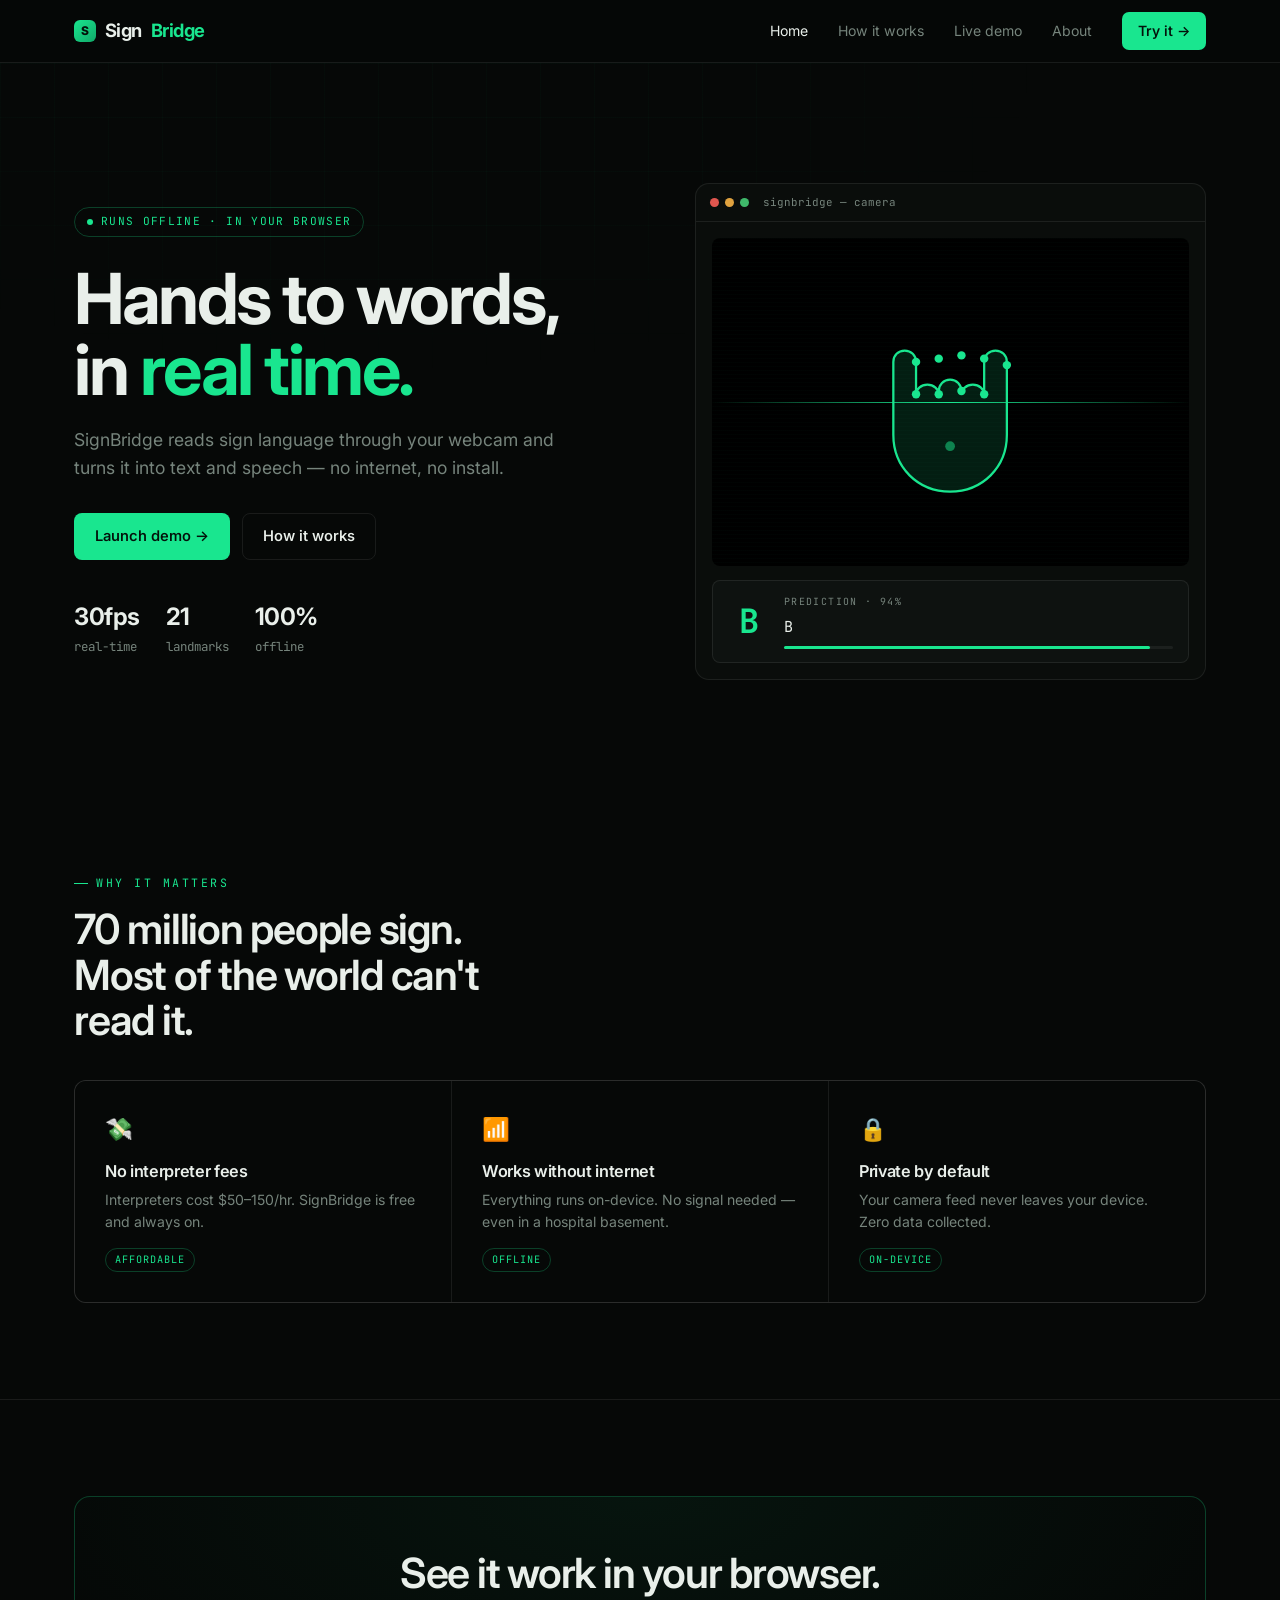
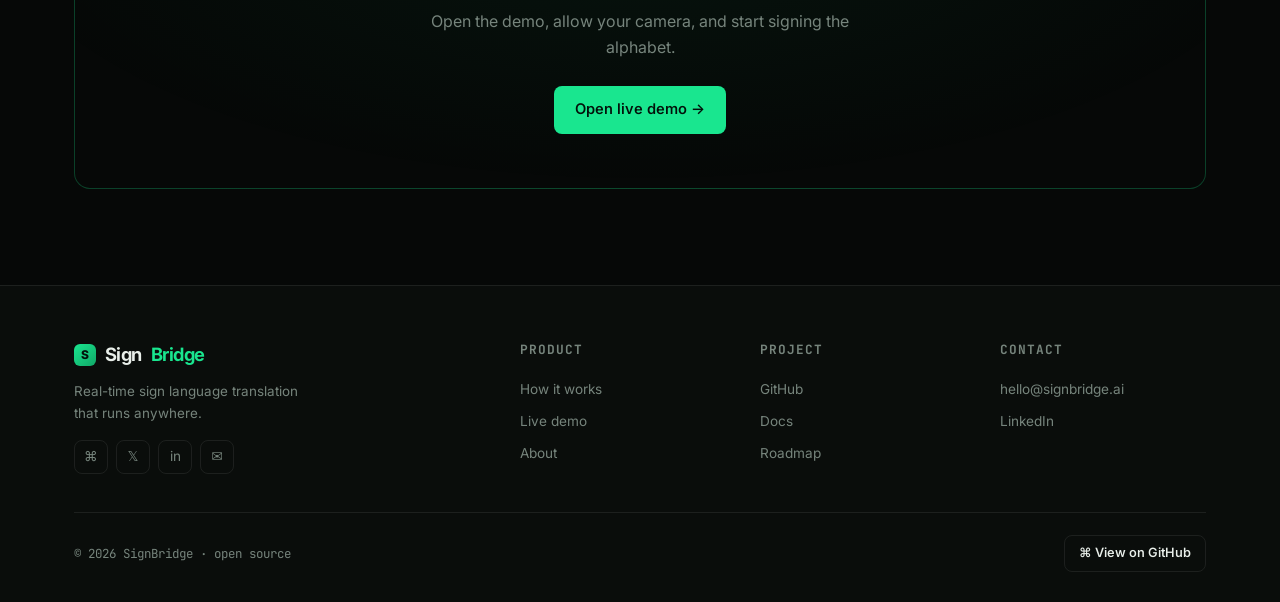
<file: index.html>
<!DOCTYPE html>
<html lang="en">
<head>
<meta charset="UTF-8">
<meta name="viewport" content="width=device-width,initial-scale=1">
<title>SignBridge — Real-time sign language translation</title>
<link rel="preconnect" href="https://fonts.googleapis.com">
<link href="https://fonts.googleapis.com/css2?family=Inter:wght@400;500;600;680&family=JetBrains+Mono:wght@400;500&display=swap" rel="stylesheet">
<link rel="stylesheet" href="styles.css">
</head>
<body>

<!-- NAV -->
<nav class="nav">
  <div class="nav-inner">
    <a href="index.html" class="brand"><span class="mark">S</span>Sign<em>Bridge</em></a>
    <div class="nav-links" id="navlinks">
      <a href="index.html" class="active">Home</a>
      <a href="how-it-works.html">How it works</a>
      <a href="demo.html">Live demo</a>
      <a href="about.html">About</a>
      <a href="demo.html" class="nav-cta">Try it →</a>
    </div>
    <button class="burger" onclick="document.getElementById('navlinks').classList.toggle('open')">☰</button>
  </div>
</nav>

<!-- HERO -->
<header class="hero">
  <div class="grid-bg"></div>
  <div class="wrap hero-inner">
    <div>
      <span class="pill"><span class="dot"></span>Runs offline · in your browser</span>
      <h1 class="display">Hands to words,<br>in <span class="em">real time.</span></h1>
      <p class="lead">SignBridge reads sign language through your webcam and turns it into text and speech — no internet, no install.</p>
      <div class="hero-actions">
        <a href="demo.html" class="btn btn-primary">Launch demo →</a>
        <a href="how-it-works.html" class="btn btn-ghost">How it works</a>
      </div>
      <div class="hero-meta">
        <div><b>30fps</b><span>real-time</span></div>
        <div><b>21</b><span>landmarks</span></div>
        <div><b>100%</b><span>offline</span></div>
      </div>
    </div>

    <!-- live device mock -->
    <div class="device r">
      <div class="device-bar"><i></i><i></i><i></i><span>signbridge — camera</span></div>
      <div class="device-body">
        <div class="cam">
          <div class="sweep"></div>
          <svg viewBox="0 0 100 130" fill="none">
            <path d="M50 120C30 120 15 105 15 85V40c0-4 3-7 7-7s7 3 7 7v20c0-3 3-6 7-6s7 3 7 6v-2c0-4 3-7 7-7s7 3 7 7v2c0-3 3-6 7-6s7 3 7 6V40c0-4 3-7 7-7s7 3 7 7v45c0 20-15 35-35 35Z" fill="rgba(25,230,140,.13)" stroke="#19e68f" stroke-width="1.4"/>
            <circle cx="29" cy="40" r="2.6" fill="#19e68f"/><circle cx="29" cy="60" r="2.6" fill="#19e68f"/>
            <circle cx="43" cy="38" r="2.6" fill="#19e68f"/><circle cx="43" cy="60" r="2.6" fill="#19e68f"/>
            <circle cx="57" cy="36" r="2.6" fill="#19e68f"/><circle cx="57" cy="58" r="2.6" fill="#19e68f"/>
            <circle cx="71" cy="38" r="2.6" fill="#19e68f"/><circle cx="71" cy="60" r="2.6" fill="#19e68f"/>
            <circle cx="85" cy="42" r="2.6" fill="#19e68f"/><circle cx="50" cy="92" r="3" fill="rgba(25,230,140,.5)"/>
          </svg>
        </div>
        <div class="read">
          <div class="big" id="h-char">H</div>
          <div class="col">
            <div class="lbl">prediction · <span id="h-conf">94</span>%</div>
            <div class="word" id="h-word">H E L L O</div>
            <div class="bar"><i id="h-bar" style="width:94%"></i></div>
          </div>
        </div>
      </div>
    </div>
  </div>
</header>

<!-- VALUE -->
<section class="section">
  <div class="wrap">
    <span class="kicker">Why it matters</span>
    <h2 class="h2" style="margin:14px 0 36px;max-width:18ch">70 million people sign. Most of the world can't read it.</h2>
    <div class="grid grid-3">
      <div class="cell r"><span class="ic">💸</span><h3>No interpreter fees</h3><p>Interpreters cost $50–150/hr. SignBridge is free and always on.</p><span class="tag">Affordable</span></div>
      <div class="cell r d1"><span class="ic">📶</span><h3>Works without internet</h3><p>Everything runs on-device. No signal needed — even in a hospital basement.</p><span class="tag">Offline</span></div>
      <div class="cell r d2"><span class="ic">🔒</span><h3>Private by default</h3><p>Your camera feed never leaves your device. Zero data collected.</p><span class="tag">On-device</span></div>
    </div>
  </div>
</section>

<div class="divider"></div>

<!-- CTA -->
<section class="section">
  <div class="wrap">
    <div class="cta r">
      <h2 class="h2">See it work in your browser.</h2>
      <p>Open the demo, allow your camera, and start signing the alphabet.</p>
      <a href="demo.html" class="btn btn-primary">Open live demo →</a>
    </div>
  </div>
</section>

<!-- FOOTER -->
<footer class="foot">
  <div class="wrap">
    <div class="foot-top">
      <div>
        <a href="index.html" class="brand"><span class="mark">S</span>Sign<em>Bridge</em></a>
        <p>Real-time sign language translation that runs anywhere.</p>
        <div class="soc">
          <a href="https://github.com" title="GitHub">⌘</a>
          <a href="#" title="X">𝕏</a>
          <a href="#" title="LinkedIn">in</a>
          <a href="mailto:hello@signbridge.ai" title="Email">✉</a>
        </div>
      </div>
      <div class="foot-col"><h5>Product</h5><a href="how-it-works.html">How it works</a><a href="demo.html">Live demo</a><a href="about.html">About</a></div>
      <div class="foot-col"><h5>Project</h5><a href="https://github.com">GitHub</a><a href="#">Docs</a><a href="#">Roadmap</a></div>
      <div class="foot-col"><h5>Contact</h5><a href="mailto:hello@signbridge.ai">hello@signbridge.ai</a><a href="#">LinkedIn</a></div>
    </div>
    <div class="foot-bot">
      <p>© 2026 SignBridge · open source</p>
      <a href="https://github.com" class="btn btn-ghost" style="padding:7px 14px;font-size:.8rem">⌘ View on GitHub</a>
    </div>
  </div>
</footer>

<script src="app.js"></script>
</body>
</html>
</file>
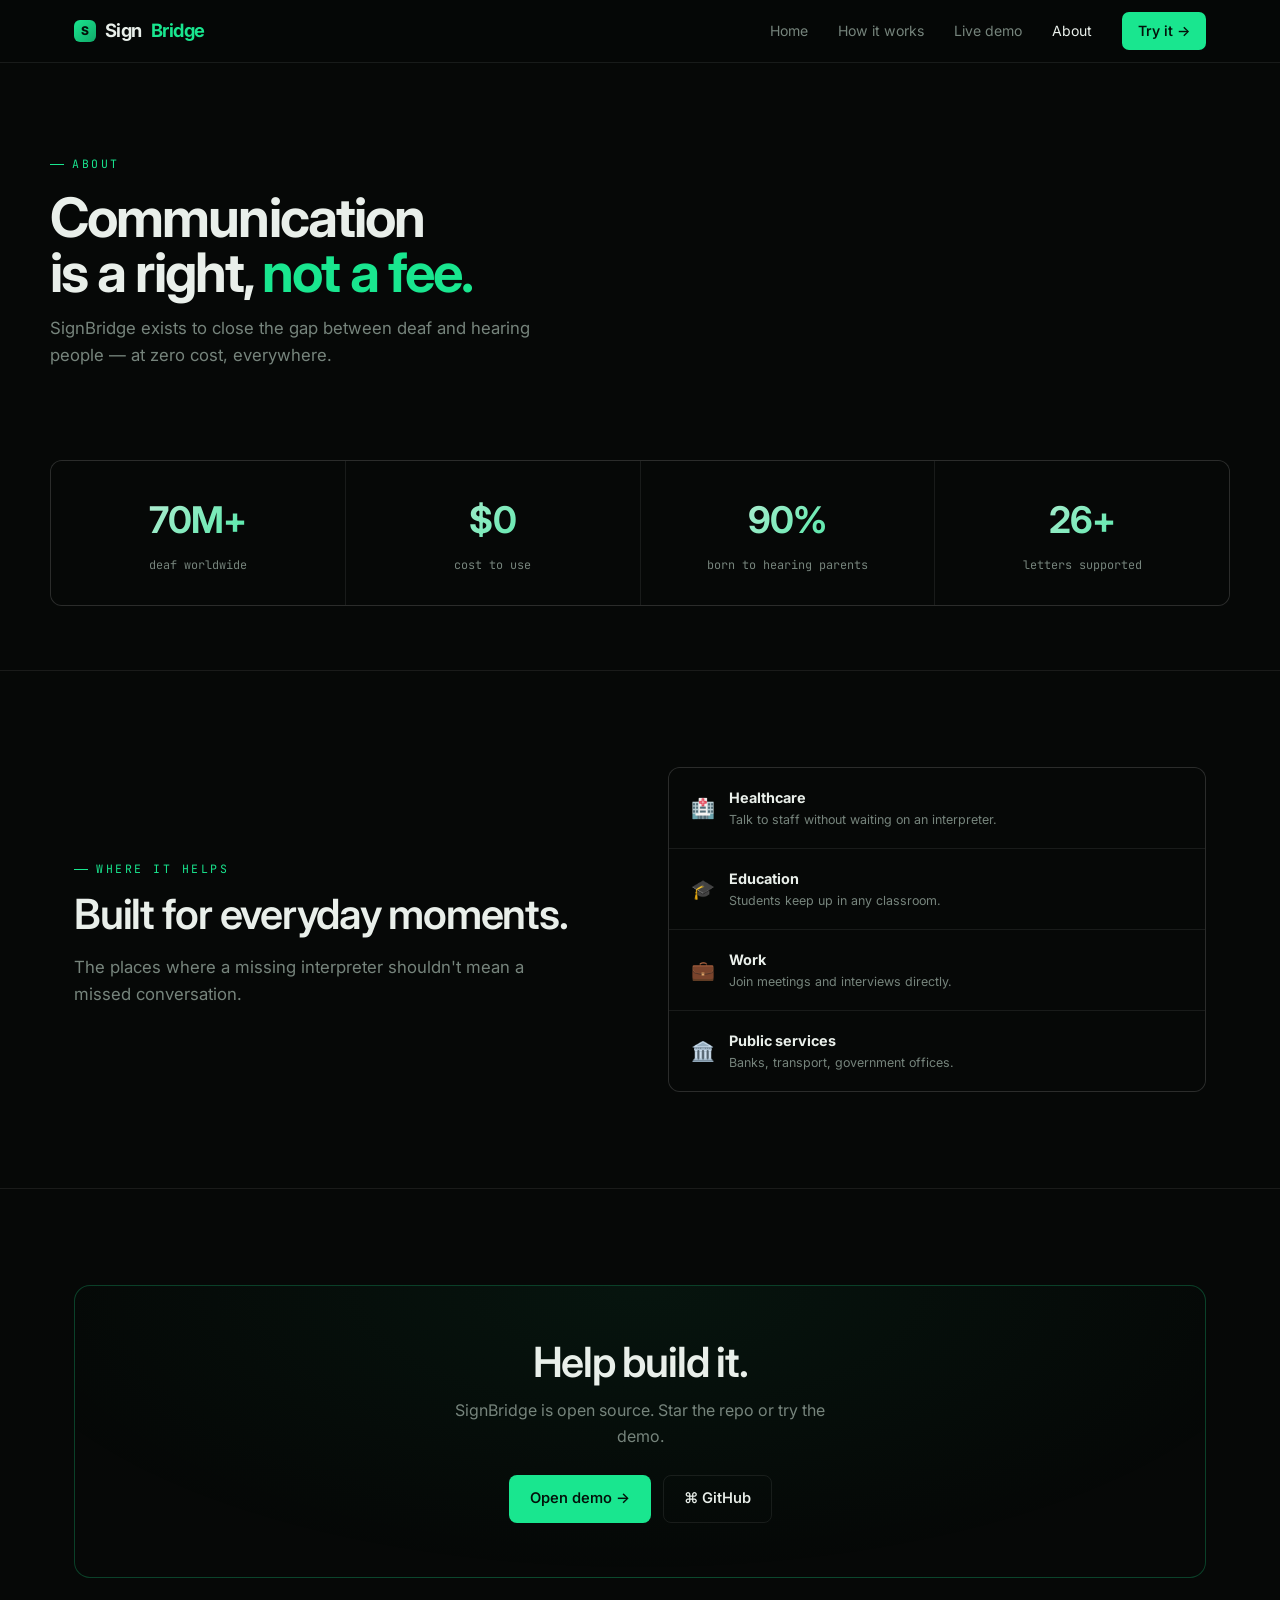
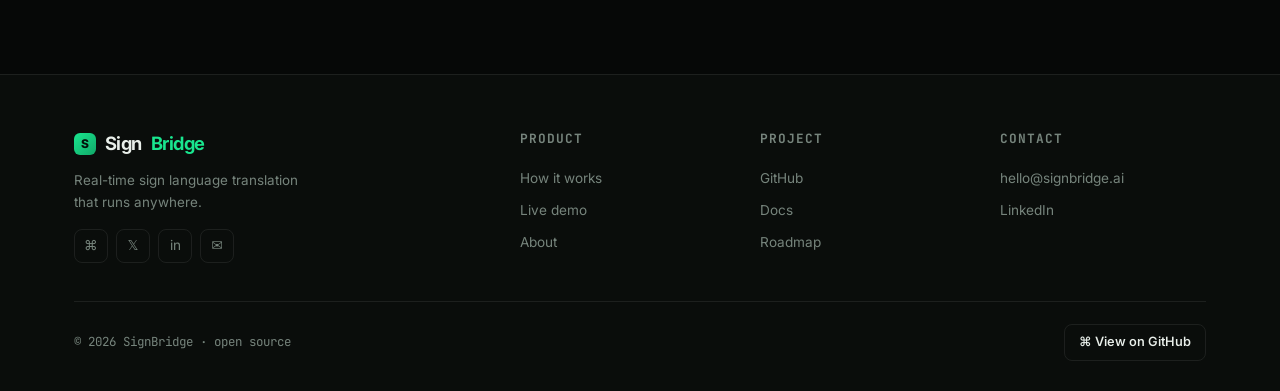
<file: about.html>
<!DOCTYPE html>
<html lang="en">
<head>
<meta charset="UTF-8">
<meta name="viewport" content="width=device-width,initial-scale=1">
<title>About — SignBridge</title>
<link rel="preconnect" href="https://fonts.googleapis.com">
<link href="https://fonts.googleapis.com/css2?family=Inter:wght@400;500;600;680&family=JetBrains+Mono:wght@400;500&display=swap" rel="stylesheet">
<link rel="stylesheet" href="styles.css">
</head>
<body>

<nav class="nav">
  <div class="nav-inner">
    <a href="index.html" class="brand"><span class="mark">S</span>Sign<em>Bridge</em></a>
    <div class="nav-links" id="navlinks">
      <a href="index.html">Home</a>
      <a href="how-it-works.html">How it works</a>
      <a href="demo.html">Live demo</a>
      <a href="about.html" class="active">About</a>
      <a href="demo.html" class="nav-cta">Try it →</a>
    </div>
    <button class="burger" onclick="document.getElementById('navlinks').classList.toggle('open')">☰</button>
  </div>
</nav>

<header class="wrap page-head">
  <span class="kicker">About</span>
  <h1 class="display" style="font-size:clamp(2.2rem,5vw,3.4rem)">Communication<br>is a right, <span class="em">not a fee.</span></h1>
  <p class="lead">SignBridge exists to close the gap between deaf and hearing people — at zero cost, everywhere.</p>
</header>

<!-- STATS -->
<section class="wrap section-sm">
  <div class="stats r">
    <div class="stat"><b>70M+</b><span>deaf worldwide</span></div>
    <div class="stat"><b>$0</b><span>cost to use</span></div>
    <div class="stat"><b>90%</b><span>born to hearing parents</span></div>
    <div class="stat"><b>26+</b><span>letters supported</span></div>
  </div>
</section>

<div class="divider"></div>

<!-- USE CASES -->
<section class="section">
  <div class="wrap split">
    <div class="r">
      <span class="kicker">Where it helps</span>
      <h2 class="h2" style="margin:14px 0 16px">Built for everyday moments.</h2>
      <p class="lead">The places where a missing interpreter shouldn't mean a missed conversation.</p>
    </div>
    <div class="uc r d1">
      <div class="row"><span class="e">🏥</span><div><h4>Healthcare</h4><p>Talk to staff without waiting on an interpreter.</p></div></div>
      <div class="row"><span class="e">🎓</span><div><h4>Education</h4><p>Students keep up in any classroom.</p></div></div>
      <div class="row"><span class="e">💼</span><div><h4>Work</h4><p>Join meetings and interviews directly.</p></div></div>
      <div class="row"><span class="e">🏛️</span><div><h4>Public services</h4><p>Banks, transport, government offices.</p></div></div>
    </div>
  </div>
</section>

<div class="divider"></div>

<!-- CTA -->
<section class="section">
  <div class="wrap">
    <div class="cta r">
      <h2 class="h2">Help build it.</h2>
      <p>SignBridge is open source. Star the repo or try the demo.</p>
      <div style="display:flex;gap:12px;justify-content:center;flex-wrap:wrap">
        <a href="demo.html" class="btn btn-primary">Open demo →</a>
        <a href="https://github.com" class="btn btn-ghost">⌘ GitHub</a>
      </div>
    </div>
  </div>
</section>

<footer class="foot">
  <div class="wrap">
    <div class="foot-top">
      <div>
        <a href="index.html" class="brand"><span class="mark">S</span>Sign<em>Bridge</em></a>
        <p>Real-time sign language translation that runs anywhere.</p>
        <div class="soc"><a href="https://github.com">⌘</a><a href="#">𝕏</a><a href="#">in</a><a href="mailto:hello@signbridge.ai">✉</a></div>
      </div>
      <div class="foot-col"><h5>Product</h5><a href="how-it-works.html">How it works</a><a href="demo.html">Live demo</a><a href="about.html">About</a></div>
      <div class="foot-col"><h5>Project</h5><a href="https://github.com">GitHub</a><a href="#">Docs</a><a href="#">Roadmap</a></div>
      <div class="foot-col"><h5>Contact</h5><a href="mailto:hello@signbridge.ai">hello@signbridge.ai</a><a href="#">LinkedIn</a></div>
    </div>
    <div class="foot-bot"><p>© 2026 SignBridge · open source</p><a href="https://github.com" class="btn btn-ghost" style="padding:7px 14px;font-size:.8rem">⌘ View on GitHub</a></div>
  </div>
</footer>

<script src="app.js"></script>
</body>
</html>
</file>
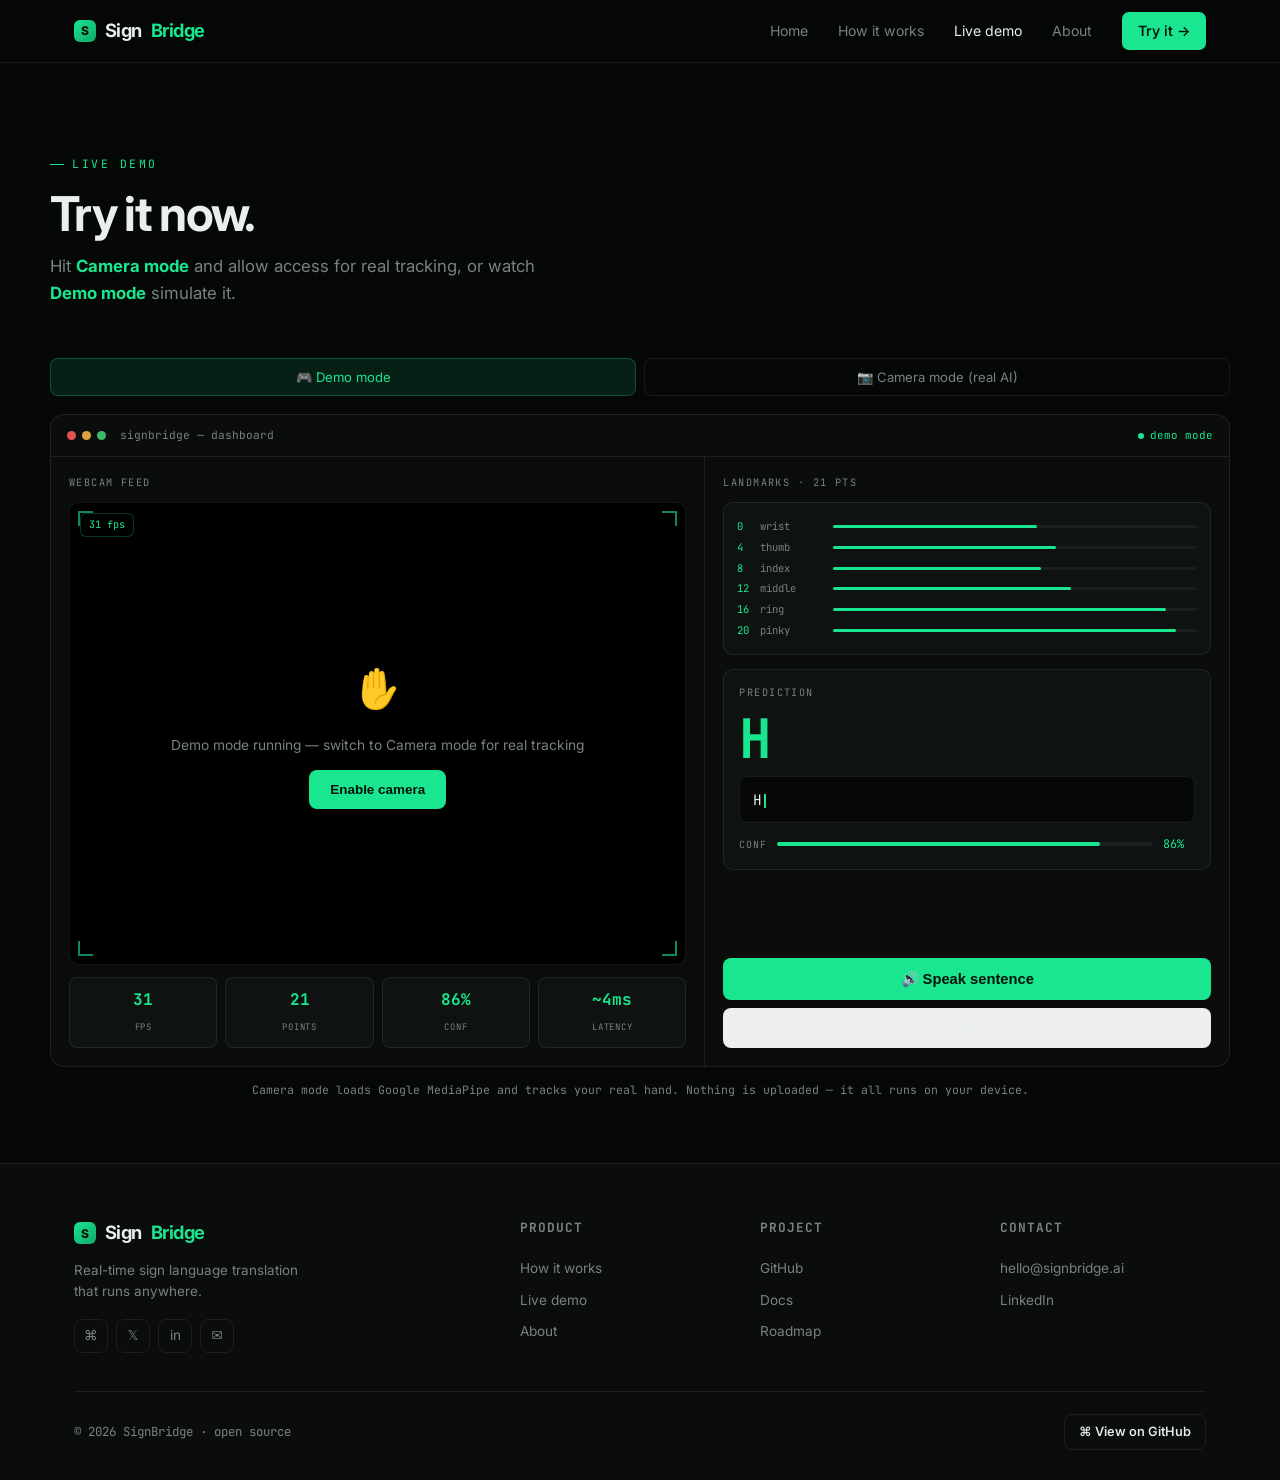
<file: demo.html>
<!DOCTYPE html>
<html lang="en">
<head>
<meta charset="UTF-8">
<meta name="viewport" content="width=device-width,initial-scale=1">
<title>Live demo — SignBridge</title>
<link rel="preconnect" href="https://fonts.googleapis.com">
<link href="https://fonts.googleapis.com/css2?family=Inter:wght@400;500;600;680&family=JetBrains+Mono:wght@400;500&display=swap" rel="stylesheet">
<link rel="stylesheet" href="styles.css">
<style>
/* demo-only styles */
.demo-shell{border:1px solid var(--line);border-radius:14px;overflow:hidden;background:var(--bg2)}
.demo-bar{height:42px;border-bottom:1px solid var(--line);display:flex;align-items:center;gap:6px;padding:0 16px}
.demo-bar i{width:9px;height:9px;border-radius:50%;display:block}
.demo-bar i:nth-child(1){background:#e0564f}.demo-bar i:nth-child(2){background:#e0a23f}.demo-bar i:nth-child(3){background:#3fb86a}
.demo-bar .ttl{margin-left:8px;font-family:var(--mono);font-size:.7rem;color:var(--muted)}
.demo-bar .live{margin-left:auto;font-family:var(--mono);font-size:.68rem;color:var(--accent);display:flex;align-items:center;gap:6px}
.demo-bar .live .d{width:6px;height:6px;border-radius:50%;background:var(--accent);animation:blink 1.4s infinite}
.demo-cols{display:grid;grid-template-columns:1.25fr 1fr}
.col-cam{padding:18px;border-right:1px solid var(--line)}
.col-out{padding:18px;display:flex;flex-direction:column;gap:14px}
.lab{font-family:var(--mono);font-size:.64rem;letter-spacing:.14em;text-transform:uppercase;color:var(--muted);margin-bottom:10px}
.feed{position:relative;aspect-ratio:4/3;background:#000;border-radius:10px;overflow:hidden;border:1px solid var(--line)}
#vid{width:100%;height:100%;object-fit:cover;display:none;transform:scaleX(-1)}
#cv{position:absolute;inset:0;width:100%;height:100%;transform:scaleX(-1)}
.feed .fps{position:absolute;top:10px;left:10px;font-family:var(--mono);font-size:.64rem;color:var(--accent);background:rgba(0,0,0,.7);border:1px solid var(--line2);border-radius:6px;padding:3px 8px;z-index:5}
.feed .corner{position:absolute;width:15px;height:15px;border:0 solid var(--accent);opacity:.6}
.feed .tl{top:8px;left:8px;border-top-width:2px;border-left-width:2px}
.feed .tr{top:8px;right:8px;border-top-width:2px;border-right-width:2px}
.feed .bl{bottom:8px;left:8px;border-bottom-width:2px;border-left-width:2px}
.feed .br{bottom:8px;right:8px;border-bottom-width:2px;border-right-width:2px}
.feed .ph{position:absolute;inset:0;display:flex;flex-direction:column;align-items:center;justify-content:center;gap:14px;text-align:center;padding:20px;color:var(--muted);font-size:.86rem}
.feed .ph .hand{font-size:2.4rem;animation:bob 3s ease-in-out infinite}
.chips{display:grid;grid-template-columns:repeat(4,1fr);gap:8px;margin-top:12px}
.chip{border:1px solid var(--line);border-radius:8px;padding:9px;text-align:center;background:var(--bg3)}
.chip b{font-family:var(--mono);font-size:1rem;color:var(--accent);display:block}
.chip span{font-family:var(--mono);font-size:.56rem;letter-spacing:.08em;text-transform:uppercase;color:var(--muted)}
.lmbox{border:1px solid var(--line);border-radius:10px;background:var(--bg3);padding:13px}
.lmrow{display:flex;align-items:center;gap:9px;font-family:var(--mono);font-size:.66rem;color:var(--muted);padding:2px 0}
.lmrow .i{width:14px;color:var(--accent)}
.lmrow .nm{width:64px}
.lmrow .tk{flex:1;height:3px;background:rgba(255,255,255,.05);border-radius:3px}
.lmrow .tk i{display:block;height:3px;border-radius:3px;background:var(--accent);transition:width .35s}
.predbox{border:1px solid var(--line);border-radius:10px;background:var(--bg3);padding:15px}
.predbox .big{font-family:var(--mono);font-size:3.4rem;font-weight:700;color:var(--accent);line-height:1}
.sent{border:1px solid var(--line);border-radius:8px;background:var(--bg);padding:11px 13px;margin-top:10px;font-family:var(--mono);letter-spacing:.12em;font-size:.9rem;min-height:42px;word-break:break-all}
.sent .cur{display:inline-block;width:2px;height:1em;background:var(--accent);vertical-align:middle;animation:blink 1s step-end infinite}
.confrow{display:flex;align-items:center;gap:10px;margin-top:12px}
.confrow .l{font-family:var(--mono);font-size:.62rem;text-transform:uppercase;letter-spacing:.1em;color:var(--muted)}
.confrow .tk{flex:1;height:4px;background:rgba(255,255,255,.06);border-radius:4px}
.confrow .tk i{display:block;height:4px;border-radius:4px;background:var(--accent);transition:width .4s;width:0}
.confrow .p{font-family:var(--mono);font-size:.74rem;color:var(--accent);min-width:32px}
.toggle{display:flex;gap:8px;margin-bottom:18px}
.toggle button{flex:1;padding:10px;border-radius:8px;border:1px solid var(--line);background:transparent;color:var(--muted);font-family:inherit;font-size:.82rem;cursor:pointer;transition:all .2s}
.toggle button.on{background:rgba(25,230,140,.1);border-color:var(--line2);color:var(--accent)}
.acts{display:flex;flex-direction:column;gap:8px;margin-top:auto}
.toast{position:fixed;bottom:22px;right:22px;background:var(--bg3);border:1px solid var(--line2);border-radius:10px;padding:11px 15px;font-size:.82rem;display:flex;gap:9px;align-items:center;z-index:999;transform:translateY(80px);opacity:0;transition:all .35s}
.toast.show{transform:none;opacity:1}
@media(max-width:920px){.demo-cols{grid-template-columns:1fr}.col-cam{border-right:none;border-bottom:1px solid var(--line)}}
</style>
</head>
<body>

<nav class="nav">
  <div class="nav-inner">
    <a href="index.html" class="brand"><span class="mark">S</span>Sign<em>Bridge</em></a>
    <div class="nav-links" id="navlinks">
      <a href="index.html">Home</a>
      <a href="how-it-works.html">How it works</a>
      <a href="demo.html" class="active">Live demo</a>
      <a href="about.html">About</a>
      <a href="demo.html" class="nav-cta">Try it →</a>
    </div>
    <button class="burger" onclick="document.getElementById('navlinks').classList.toggle('open')">☰</button>
  </div>
</nav>

<header class="wrap page-head">
  <span class="kicker">Live demo</span>
  <h1 class="display" style="font-size:clamp(2rem,4.5vw,3rem)">Try it now.</h1>
  <p class="lead">Hit <b class="em">Camera mode</b> and allow access for real tracking, or watch <b class="em">Demo mode</b> simulate it.</p>
</header>

<section class="wrap section-sm" style="padding-top:24px">
  <div class="toggle">
    <button class="on" id="t-demo" onclick="setMode('demo')">🎮 Demo mode</button>
    <button id="t-cam" onclick="setMode('camera')">📷 Camera mode (real AI)</button>
  </div>

  <div class="demo-shell r">
    <div class="demo-bar">
      <i></i><i></i><i></i>
      <span class="ttl">signbridge — dashboard</span>
      <span class="live"><span class="d"></span><span id="live">demo mode</span></span>
    </div>
    <div class="demo-cols">
      <!-- camera -->
      <div class="col-cam">
        <div class="lab">webcam feed</div>
        <div class="feed">
          <video id="vid" autoplay muted playsinline></video>
          <canvas id="cv"></canvas>
          <div class="fps" id="fps">— fps</div>
          <div class="corner tl"></div><div class="corner tr"></div><div class="corner bl"></div><div class="corner br"></div>
          <div class="ph" id="ph">
            <div class="hand">✋</div>
            <div id="ph-txt">Demo mode running — switch to Camera mode for real tracking</div>
            <button class="btn btn-primary" id="cam-btn" onclick="startCamera()" style="font-size:.84rem">Enable camera</button>
          </div>
        </div>
        <div class="chips">
          <div class="chip"><b id="c-fps">—</b><span>fps</span></div>
          <div class="chip"><b id="c-lm">—</b><span>points</span></div>
          <div class="chip"><b id="c-cf">—%</b><span>conf</span></div>
          <div class="chip"><b>~4ms</b><span>latency</span></div>
        </div>
      </div>
      <!-- output -->
      <div class="col-out">
        <div>
          <div class="lab">landmarks · 21 pts</div>
          <div class="lmbox" id="lmbox"></div>
        </div>
        <div class="predbox">
          <div class="lab">prediction</div>
          <div class="big" id="p-char">–</div>
          <div class="sent"><span id="p-sent"></span><span class="cur"></span></div>
          <div class="confrow"><span class="l">conf</span><div class="tk"><i id="p-bar"></i></div><span class="p" id="p-pct">0%</span></div>
        </div>
        <div class="acts">
          <button class="btn btn-primary" onclick="speak()" id="speak-btn" style="justify-content:center">🔊 Speak sentence</button>
          <button class="btn btn-ghost" onclick="clearAll()" style="justify-content:center">Clear</button>
        </div>
      </div>
    </div>
  </div>
  <p style="font-family:var(--mono);font-size:.72rem;color:var(--muted);margin-top:14px;text-align:center">Camera mode loads Google MediaPipe and tracks your real hand. Nothing is uploaded — it all runs on your device.</p>
</section>

<footer class="foot">
  <div class="wrap">
    <div class="foot-top">
      <div>
        <a href="index.html" class="brand"><span class="mark">S</span>Sign<em>Bridge</em></a>
        <p>Real-time sign language translation that runs anywhere.</p>
        <div class="soc"><a href="https://github.com">⌘</a><a href="#">𝕏</a><a href="#">in</a><a href="mailto:hello@signbridge.ai">✉</a></div>
      </div>
      <div class="foot-col"><h5>Product</h5><a href="how-it-works.html">How it works</a><a href="demo.html">Live demo</a><a href="about.html">About</a></div>
      <div class="foot-col"><h5>Project</h5><a href="https://github.com">GitHub</a><a href="#">Docs</a><a href="#">Roadmap</a></div>
      <div class="foot-col"><h5>Contact</h5><a href="mailto:hello@signbridge.ai">hello@signbridge.ai</a><a href="#">LinkedIn</a></div>
    </div>
    <div class="foot-bot"><p>© 2026 SignBridge · open source</p><a href="https://github.com" class="btn btn-ghost" style="padding:7px 14px;font-size:.8rem">⌘ View on GitHub</a></div>
  </div>
</footer>

<div class="toast" id="toast"><span id="toast-ic">✅</span><span id="toast-msg"></span></div>

<script src="app.js"></script>
<script src="demo.js"></script>
</body>
</html>
</file>
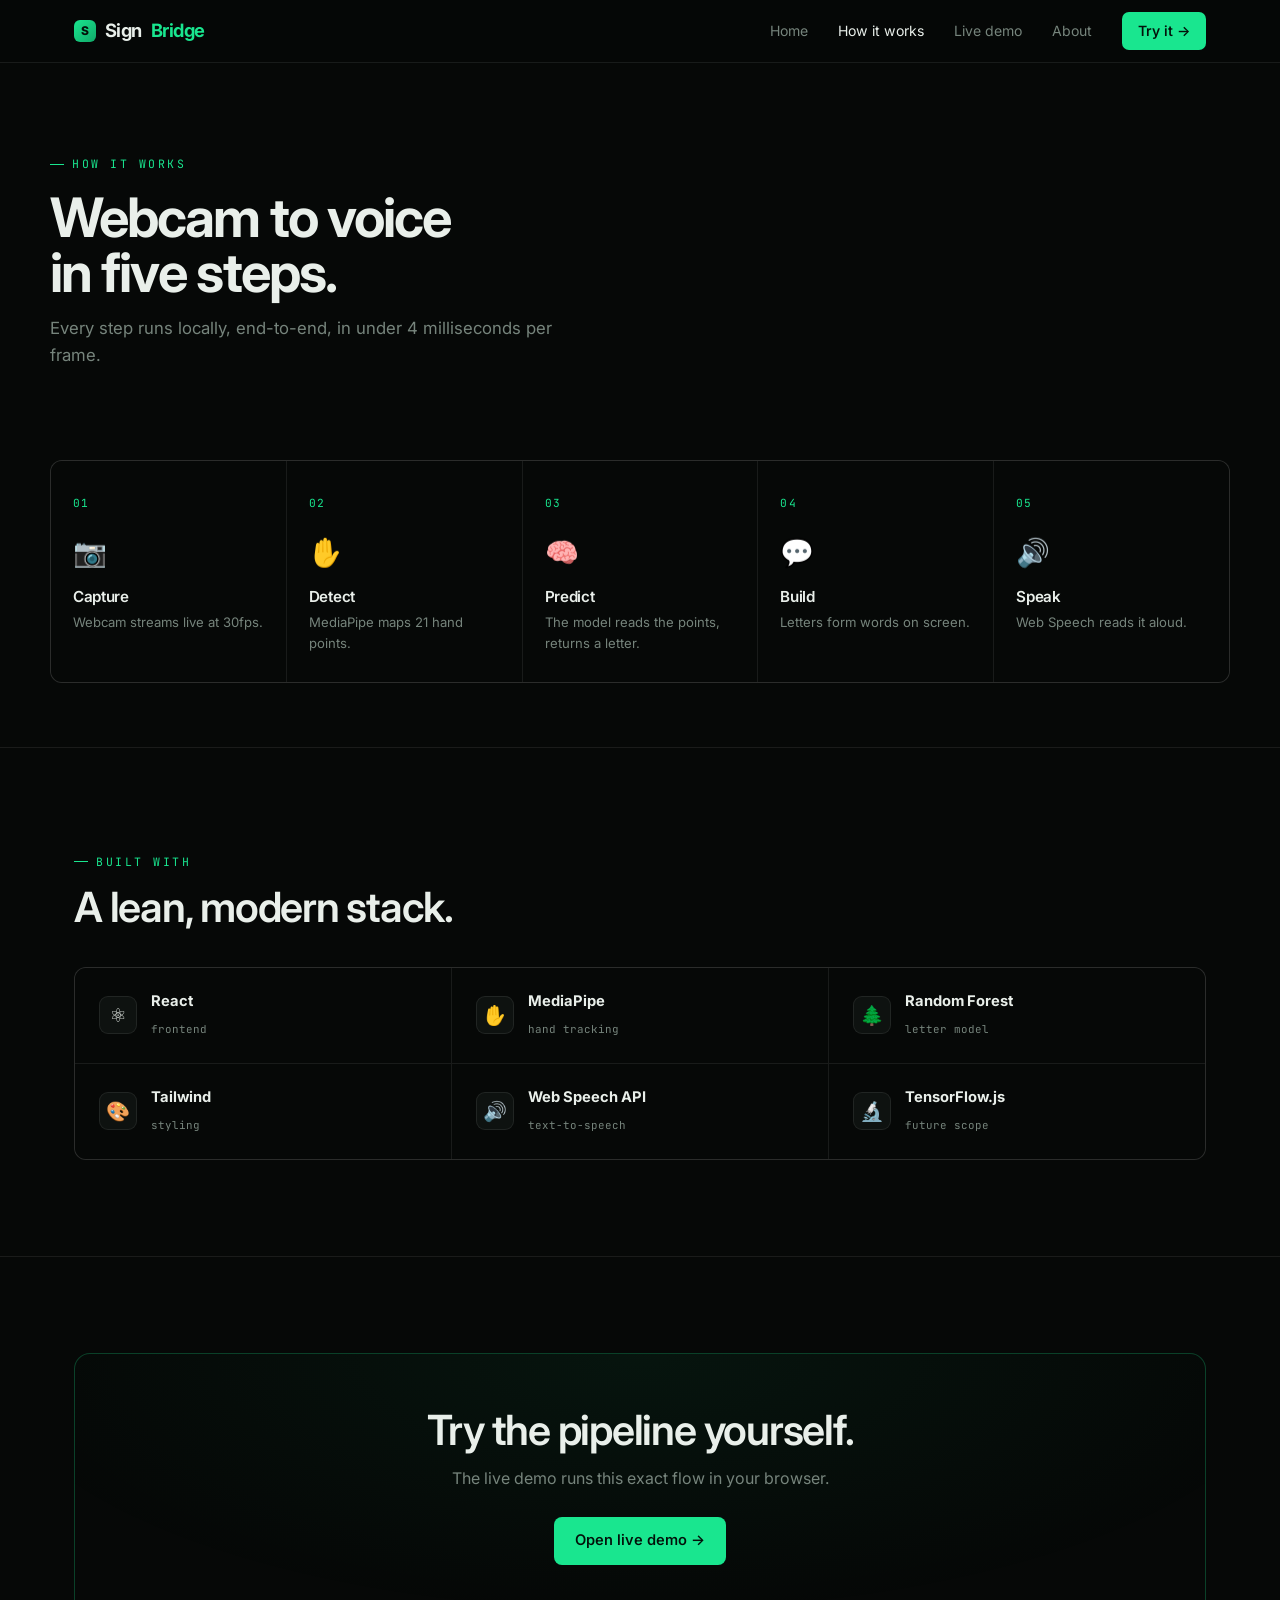
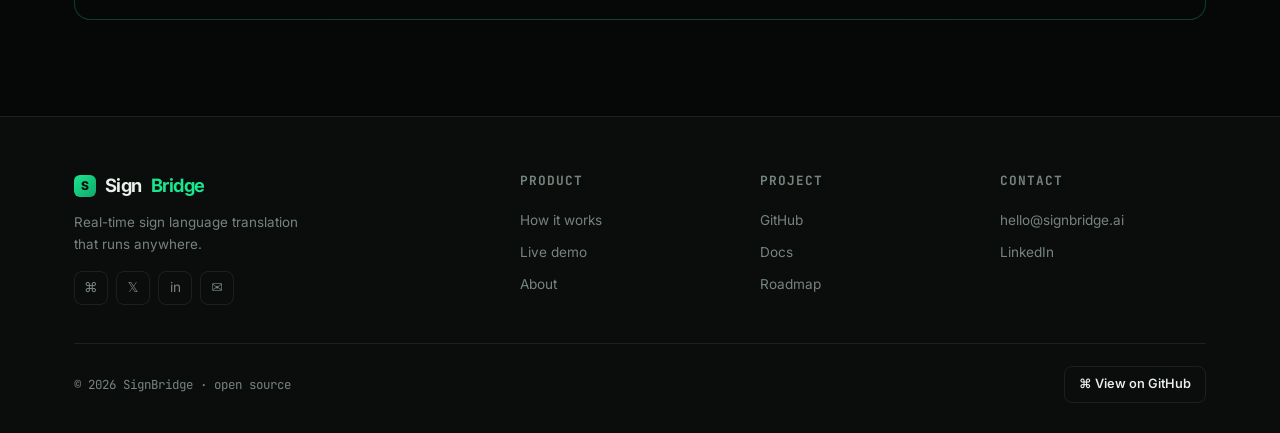
<file: how-it-works.html>
<!DOCTYPE html>
<html lang="en">
<head>
<meta charset="UTF-8">
<meta name="viewport" content="width=device-width,initial-scale=1">
<title>How it works — SignBridge</title>
<link rel="preconnect" href="https://fonts.googleapis.com">
<link href="https://fonts.googleapis.com/css2?family=Inter:wght@400;500;600;680&family=JetBrains+Mono:wght@400;500&display=swap" rel="stylesheet">
<link rel="stylesheet" href="styles.css">
</head>
<body>

<nav class="nav">
  <div class="nav-inner">
    <a href="index.html" class="brand"><span class="mark">S</span>Sign<em>Bridge</em></a>
    <div class="nav-links" id="navlinks">
      <a href="index.html">Home</a>
      <a href="how-it-works.html" class="active">How it works</a>
      <a href="demo.html">Live demo</a>
      <a href="about.html">About</a>
      <a href="demo.html" class="nav-cta">Try it →</a>
    </div>
    <button class="burger" onclick="document.getElementById('navlinks').classList.toggle('open')">☰</button>
  </div>
</nav>

<!-- HEADER -->
<header class="wrap page-head">
  <span class="kicker">How it works</span>
  <h1 class="display" style="font-size:clamp(2.2rem,5vw,3.4rem)">Webcam to voice<br>in five steps.</h1>
  <p class="lead">Every step runs locally, end-to-end, in under 4 milliseconds per frame.</p>
</header>

<!-- STEPS -->
<section class="wrap section-sm">
  <div class="steps r">
    <div class="step"><span class="n">01</span><span class="ic">📷</span><h3>Capture</h3><p>Webcam streams live at 30fps.</p></div>
    <div class="step"><span class="n">02</span><span class="ic">✋</span><h3>Detect</h3><p>MediaPipe maps 21 hand points.</p></div>
    <div class="step"><span class="n">03</span><span class="ic">🧠</span><h3>Predict</h3><p>The model reads the points, returns a letter.</p></div>
    <div class="step"><span class="n">04</span><span class="ic">💬</span><h3>Build</h3><p>Letters form words on screen.</p></div>
    <div class="step"><span class="n">05</span><span class="ic">🔊</span><h3>Speak</h3><p>Web Speech reads it aloud.</p></div>
  </div>
</section>

<div class="divider"></div>

<!-- TECH -->
<section class="section">
  <div class="wrap">
    <span class="kicker">Built with</span>
    <h2 class="h2" style="margin:14px 0 36px">A lean, modern stack.</h2>
    <div class="tech r">
      <div class="t"><div class="lg">⚛️</div><div><h4>React</h4><span>frontend</span></div></div>
      <div class="t"><div class="lg">✋</div><div><h4>MediaPipe</h4><span>hand tracking</span></div></div>
      <div class="t"><div class="lg">🌲</div><div><h4>Random Forest</h4><span>letter model</span></div></div>
      <div class="t"><div class="lg">🎨</div><div><h4>Tailwind</h4><span>styling</span></div></div>
      <div class="t"><div class="lg">🔊</div><div><h4>Web Speech API</h4><span>text-to-speech</span></div></div>
      <div class="t"><div class="lg">🔬</div><div><h4>TensorFlow.js</h4><span>future scope</span></div></div>
    </div>
  </div>
</section>

<div class="divider"></div>

<!-- CTA -->
<section class="section">
  <div class="wrap">
    <div class="cta r">
      <h2 class="h2">Try the pipeline yourself.</h2>
      <p>The live demo runs this exact flow in your browser.</p>
      <a href="demo.html" class="btn btn-primary">Open live demo →</a>
    </div>
  </div>
</section>

<footer class="foot">
  <div class="wrap">
    <div class="foot-top">
      <div>
        <a href="index.html" class="brand"><span class="mark">S</span>Sign<em>Bridge</em></a>
        <p>Real-time sign language translation that runs anywhere.</p>
        <div class="soc"><a href="https://github.com">⌘</a><a href="#">𝕏</a><a href="#">in</a><a href="mailto:hello@signbridge.ai">✉</a></div>
      </div>
      <div class="foot-col"><h5>Product</h5><a href="how-it-works.html">How it works</a><a href="demo.html">Live demo</a><a href="about.html">About</a></div>
      <div class="foot-col"><h5>Project</h5><a href="https://github.com">GitHub</a><a href="#">Docs</a><a href="#">Roadmap</a></div>
      <div class="foot-col"><h5>Contact</h5><a href="mailto:hello@signbridge.ai">hello@signbridge.ai</a><a href="#">LinkedIn</a></div>
    </div>
    <div class="foot-bot"><p>© 2026 SignBridge · open source</p><a href="https://github.com" class="btn btn-ghost" style="padding:7px 14px;font-size:.8rem">⌘ View on GitHub</a></div>
  </div>
</footer>

<script src="app.js"></script>
</body>
</html>
</file>
<file: styles.css>
/* ─────────────────────────────────────────────
   SignBridge — shared styles
   Theme: near-black + emerald · sharp · minimal
───────────────────────────────────────────── */
*,*::before,*::after{box-sizing:border-box;margin:0;padding:0}
:root{
  --bg:#060807;
  --bg2:#0a0d0b;
  --bg3:#0e1210;
  --line:rgba(255,255,255,.08);
  --line2:rgba(25,230,140,.25);
  --accent:#19e68f;
  --accent-dim:#11a868;
  --text:#e9efea;
  --muted:#76847c;
  --r:10px;
  --maxw:1180px;
  --mono:'JetBrains Mono','SF Mono',ui-monospace,monospace;
}
html{scroll-behavior:smooth}
body{font-family:'Inter',system-ui,sans-serif;background:var(--bg);color:var(--text);line-height:1.6;-webkit-font-smoothing:antialiased;overflow-x:hidden}
a{color:inherit;text-decoration:none}
::selection{background:rgba(25,230,140,.25)}
::-webkit-scrollbar{width:3px}
::-webkit-scrollbar-track{background:var(--bg)}
::-webkit-scrollbar-thumb{background:rgba(25,230,140,.35)}

/* layout */
.wrap{max-width:var(--maxw);margin:0 auto;padding:0 24px}
.section{padding:96px 0}
.section-sm{padding:64px 0}
.divider{height:1px;background:var(--line)}

/* type */
h1,h2,h3{font-weight:600;letter-spacing:-.02em;line-height:1.1}
.display{font-size:clamp(2.6rem,6vw,4.4rem);font-weight:680;letter-spacing:-.035em;line-height:1.02}
.h2{font-size:clamp(1.8rem,3.5vw,2.6rem);letter-spacing:-.03em}
.kicker{font-family:var(--mono);font-size:.72rem;letter-spacing:.22em;text-transform:uppercase;color:var(--accent);display:inline-flex;align-items:center;gap:8px}
.kicker::before{content:'';width:14px;height:1px;background:var(--accent)}
.lead{color:var(--muted);font-size:1.05rem;max-width:46ch}
.em{color:var(--accent)}
.mono{font-family:var(--mono)}

/* nav */
.nav{position:sticky;top:0;z-index:100;background:rgba(6,8,7,.8);backdrop-filter:blur(14px);border-bottom:1px solid var(--line)}
.nav-inner{max-width:var(--maxw);margin:0 auto;padding:0 24px;height:62px;display:flex;align-items:center;justify-content:space-between}
.brand{font-size:1.15rem;font-weight:680;letter-spacing:-.03em;display:flex;align-items:center;gap:9px}
.brand .mark{width:22px;height:22px;border-radius:6px;background:linear-gradient(135deg,var(--accent),var(--accent-dim));display:grid;place-items:center;font-size:12px;color:#03110a;font-weight:800}
.brand em{font-style:normal;color:var(--accent)}
.nav-links{display:flex;gap:30px;align-items:center}
.nav-links a{font-size:.88rem;color:var(--muted);transition:color .18s}
.nav-links a:hover,.nav-links a.active{color:var(--text)}
.nav-cta{font-size:.85rem;font-weight:560;color:#03110a !important;background:var(--accent);padding:8px 16px;border-radius:7px;transition:opacity .2s}
.nav-cta:hover{opacity:.88}
.burger{display:none;background:none;border:none;color:var(--text);font-size:1.4rem;cursor:pointer}

/* buttons */
.btn{display:inline-flex;align-items:center;gap:8px;padding:11px 20px;border-radius:8px;font-size:.92rem;font-weight:560;cursor:pointer;border:1px solid transparent;transition:all .2s}
.btn-primary{background:var(--accent);color:#03110a}
.btn-primary:hover{box-shadow:0 0 0 3px rgba(25,230,140,.15)}
.btn-ghost{border-color:var(--line);color:var(--text)}
.btn-ghost:hover{border-color:var(--line2);background:rgba(25,230,140,.04)}

/* hero */
.hero{position:relative;padding:120px 0 90px;overflow:hidden}
.hero .grid-bg{position:absolute;inset:0;background-image:linear-gradient(rgba(25,230,140,.025) 1px,transparent 1px),linear-gradient(90deg,rgba(25,230,140,.025) 1px,transparent 1px);background-size:54px 54px;mask-image:radial-gradient(ellipse 70% 60% at 30% 0%,#000 40%,transparent 75%);-webkit-mask-image:radial-gradient(ellipse 70% 60% at 30% 0%,#000 40%,transparent 75%)}
.hero-inner{position:relative;display:grid;grid-template-columns:1.05fr .95fr;gap:56px;align-items:center}
.pill{display:inline-flex;align-items:center;gap:8px;font-family:var(--mono);font-size:.7rem;letter-spacing:.12em;text-transform:uppercase;color:var(--accent);border:1px solid var(--line2);border-radius:30px;padding:5px 12px;margin-bottom:26px}
.pill .dot{width:6px;height:6px;border-radius:50%;background:var(--accent);animation:blink 1.6s infinite}
.hero h1{margin-bottom:20px}
.hero .lead{margin-bottom:30px;font-size:1.1rem}
.hero-actions{display:flex;gap:12px;flex-wrap:wrap}
.hero-meta{display:flex;gap:26px;margin-top:38px;flex-wrap:wrap}
.hero-meta div{display:flex;flex-direction:column}
.hero-meta b{font-size:1.5rem;font-weight:680;letter-spacing:-.02em}
.hero-meta span{font-size:.78rem;color:var(--muted);font-family:var(--mono)}

/* hero device */
.device{border:1px solid var(--line);border-radius:14px;background:var(--bg2);overflow:hidden}
.device-bar{height:38px;border-bottom:1px solid var(--line);display:flex;align-items:center;gap:6px;padding:0 14px}
.device-bar i{width:9px;height:9px;border-radius:50%;background:#2a302c;display:block}
.device-bar i:first-child{background:#e0564f}.device-bar i:nth-child(2){background:#e0a23f}.device-bar i:nth-child(3){background:#3fb86a}
.device-bar span{margin-left:8px;font-family:var(--mono);font-size:.68rem;color:var(--muted)}
.device-body{padding:16px}
.cam{aspect-ratio:16/11;background:#000;border-radius:8px;position:relative;overflow:hidden;display:grid;place-items:center}
.cam::after{content:'';position:absolute;inset:0;background:repeating-linear-gradient(0deg,transparent 0 3px,rgba(25,230,140,.015) 3px 4px)}
.cam .sweep{position:absolute;left:0;right:0;height:1px;background:linear-gradient(90deg,transparent,var(--accent),transparent);animation:sweep 3s linear infinite}
.cam svg{width:34%;position:relative;z-index:2;animation:bob 3.4s ease-in-out infinite}
.read{margin-top:14px;border:1px solid var(--line);border-radius:8px;background:var(--bg3);padding:13px 15px;display:flex;align-items:center;gap:14px}
.read .big{font-family:var(--mono);font-size:2.1rem;font-weight:700;color:var(--accent);line-height:1;min-width:42px;text-align:center}
.read .col{flex:1}
.read .lbl{font-family:var(--mono);font-size:.62rem;letter-spacing:.14em;text-transform:uppercase;color:var(--muted);margin-bottom:5px}
.read .word{font-family:var(--mono);letter-spacing:.2em;font-size:.95rem}
.read .bar{margin-top:7px;height:3px;border-radius:3px;background:rgba(255,255,255,.06)}
.read .bar i{display:block;height:3px;border-radius:3px;background:var(--accent);transition:width .4s}

/* page header */
.page-head{padding:84px 0 28px}
.page-head .kicker{margin-bottom:16px}
.page-head h1{margin-bottom:14px}

/* feature/value grid */
.grid{display:grid;gap:1px;background:var(--line);border:1px solid var(--line);border-radius:12px;overflow:hidden}
.grid-3{grid-template-columns:repeat(3,1fr)}
.grid-2{grid-template-columns:repeat(2,1fr)}
.cell{background:var(--bg);padding:30px;transition:background .25s}
.cell:hover{background:var(--bg2)}
.cell .ic{font-size:1.4rem;margin-bottom:16px;display:block}
.cell h3{font-size:1.02rem;margin-bottom:8px}
.cell p{font-size:.88rem;color:var(--muted);line-height:1.6}
.cell .tag{display:inline-block;margin-top:14px;font-family:var(--mono);font-size:.64rem;letter-spacing:.1em;text-transform:uppercase;color:var(--accent);border:1px solid var(--line2);border-radius:20px;padding:3px 9px}

/* steps */
.steps{display:grid;grid-template-columns:repeat(5,1fr);gap:1px;background:var(--line);border:1px solid var(--line);border-radius:12px;overflow:hidden;counter-reset:s}
.step{background:var(--bg);padding:28px 22px;position:relative}
.step:hover{background:var(--bg2)}
.step .n{font-family:var(--mono);font-size:.7rem;color:var(--accent);letter-spacing:.1em}
.step .ic{font-size:1.7rem;margin:16px 0 14px;display:block}
.step h3{font-size:.95rem;margin-bottom:7px}
.step p{font-size:.82rem;color:var(--muted)}

/* stat row */
.stats{display:grid;grid-template-columns:repeat(4,1fr);gap:1px;background:var(--line);border:1px solid var(--line);border-radius:12px;overflow:hidden}
.stat{background:var(--bg);padding:30px 24px;text-align:center}
.stat b{font-size:2.3rem;font-weight:680;letter-spacing:-.02em;display:block;background:linear-gradient(135deg,var(--text),var(--accent));-webkit-background-clip:text;background-clip:text;-webkit-text-fill-color:transparent}
.stat span{font-family:var(--mono);font-size:.74rem;color:var(--muted);margin-top:6px;display:block}

/* tech list */
.tech{display:grid;grid-template-columns:repeat(3,1fr);gap:1px;background:var(--line);border:1px solid var(--line);border-radius:12px;overflow:hidden}
.tech .t{background:var(--bg);padding:22px 24px;display:flex;align-items:center;gap:14px}
.tech .t:hover{background:var(--bg2)}
.tech .t .lg{width:38px;height:38px;border-radius:9px;background:var(--bg3);border:1px solid var(--line);display:grid;place-items:center;font-size:1.2rem;flex-shrink:0}
.tech .t h4{font-size:.92rem;margin-bottom:2px}
.tech .t span{font-family:var(--mono);font-size:.68rem;color:var(--muted)}

/* split / about */
.split{display:grid;grid-template-columns:1fr 1fr;gap:56px;align-items:center}
.uc{display:flex;flex-direction:column;gap:1px;background:var(--line);border:1px solid var(--line);border-radius:12px;overflow:hidden}
.uc .row{background:var(--bg);padding:18px 22px;display:flex;align-items:center;gap:14px}
.uc .row:hover{background:var(--bg2)}
.uc .row .e{font-size:1.2rem}
.uc .row h4{font-size:.9rem;margin-bottom:1px}
.uc .row p{font-size:.78rem;color:var(--muted)}

/* cta band */
.cta{border:1px solid var(--line2);border-radius:16px;padding:54px 40px;text-align:center;background:radial-gradient(ellipse 60% 100% at 50% 0%,rgba(25,230,140,.06),transparent)}
.cta h2{margin-bottom:12px}
.cta p{color:var(--muted);margin-bottom:26px;max-width:42ch;margin-inline:auto}

/* footer */
.foot{border-top:1px solid var(--line);padding:54px 0 30px;background:var(--bg2)}
.foot-top{display:grid;grid-template-columns:2fr 1fr 1fr 1fr;gap:34px;margin-bottom:38px}
.foot-top p{font-size:.84rem;color:var(--muted);max-width:30ch;margin:12px 0 16px}
.soc{display:flex;gap:8px}
.soc a{width:34px;height:34px;border-radius:8px;border:1px solid var(--line);display:grid;place-items:center;color:var(--muted);font-size:.85rem;transition:all .2s}
.soc a:hover{border-color:var(--line2);color:var(--accent)}
.foot-col h5{font-size:.8rem;margin-bottom:14px;font-family:var(--mono);letter-spacing:.08em;text-transform:uppercase;color:var(--muted)}
.foot-col a{display:block;font-size:.85rem;color:var(--muted);padding:5px 0;transition:color .2s}
.foot-col a:hover{color:var(--text)}
.foot-bot{border-top:1px solid var(--line);padding-top:22px;display:flex;justify-content:space-between;align-items:center;flex-wrap:wrap;gap:12px}
.foot-bot p{font-size:.78rem;color:var(--muted);font-family:var(--mono)}

/* reveal */
.r{opacity:0;transform:translateY(18px);transition:opacity .6s ease,transform .6s ease}
.r.in{opacity:1;transform:none}
.r.d1{transition-delay:.06s}.r.d2{transition-delay:.12s}.r.d3{transition-delay:.18s}.r.d4{transition-delay:.24s}

/* animations */
@keyframes blink{0%,100%{opacity:1}50%{opacity:.3}}
@keyframes bob{0%,100%{transform:translateY(0)}50%{transform:translateY(-8px)}}
@keyframes sweep{0%{top:-2px}100%{top:100%}}

/* responsive */
@media(max-width:920px){
  .hero-inner,.split{grid-template-columns:1fr;gap:40px}
  .device{max-width:440px}
  .grid-3,.steps,.tech{grid-template-columns:repeat(2,1fr)}
  .stats{grid-template-columns:repeat(2,1fr)}
  .foot-top{grid-template-columns:1fr 1fr}
}
@media(max-width:620px){
  .section{padding:64px 0}
  .nav-links{position:fixed;inset:62px 0 auto 0;background:var(--bg2);border-bottom:1px solid var(--line);flex-direction:column;gap:0;padding:8px 24px 18px;display:none}
  .nav-links.open{display:flex}
  .nav-links a{padding:11px 0;width:100%;border-bottom:1px solid var(--line)}
  .burger{display:block}
  .grid-3,.steps,.tech,.stats,.grid-2{grid-template-columns:1fr}
  .foot-top{grid-template-columns:1fr}
}
</file>
